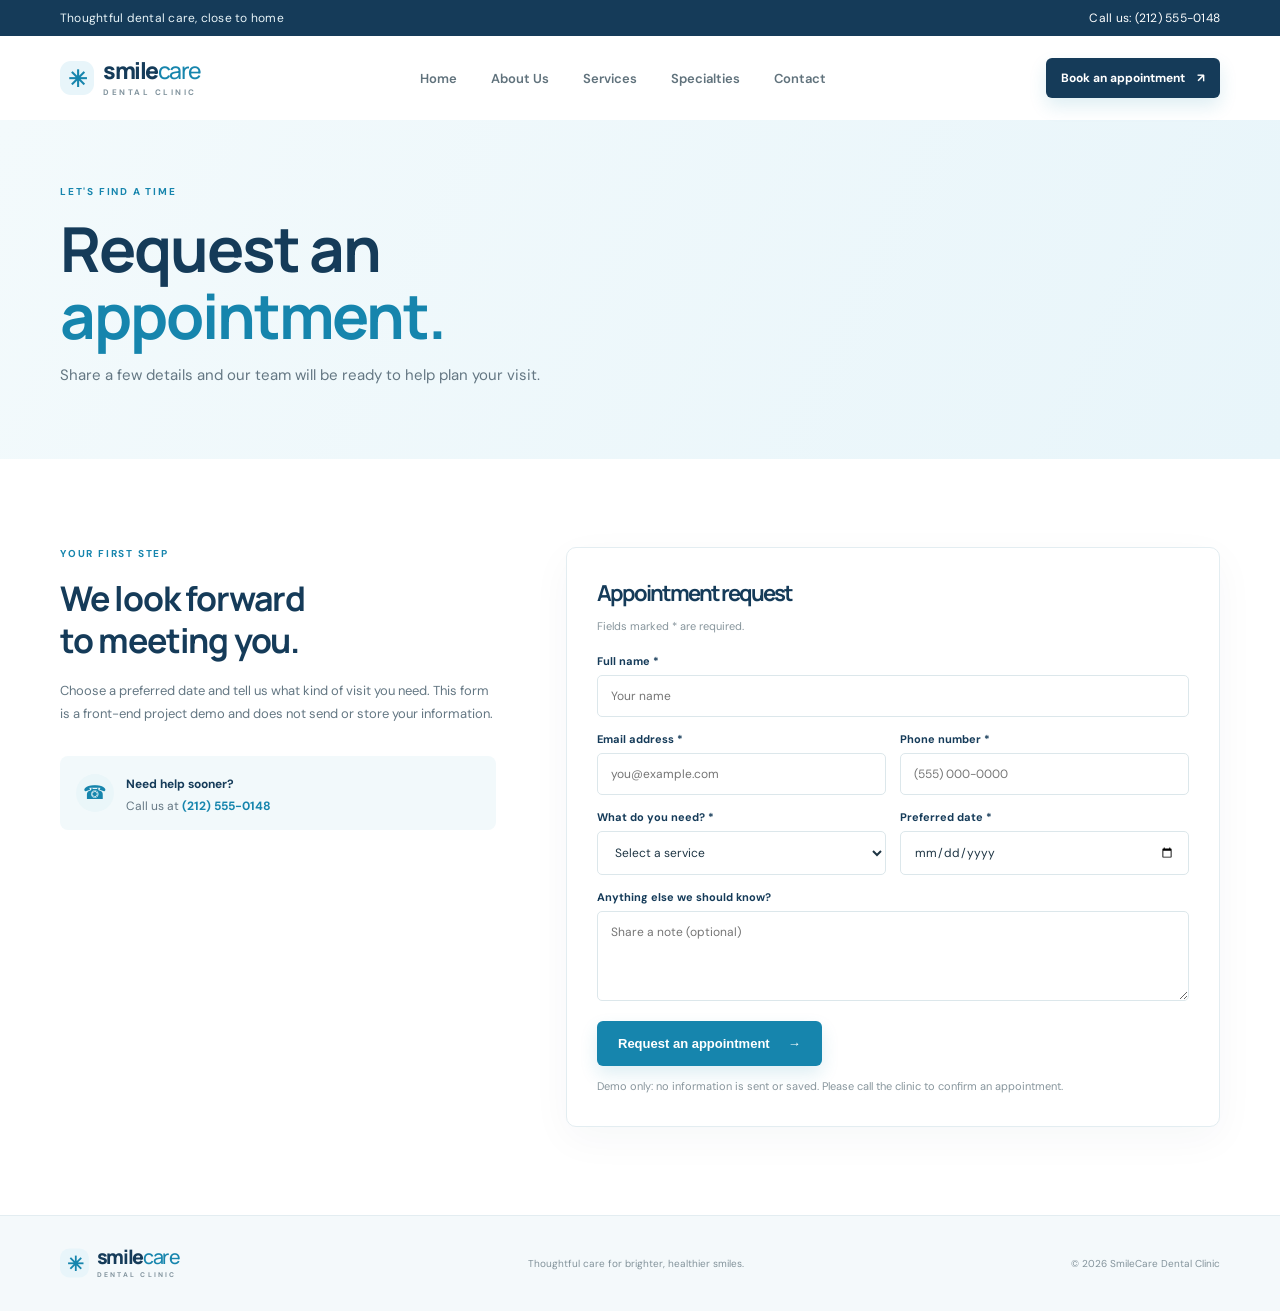
<file: appointment.html>
﻿<!doctype html>
<html lang="en"><head><meta charset="utf-8"><meta name="viewport" content="width=device-width, initial-scale=1"><meta name="description" content="Request an appointment with the SmileCare dental team."><title>Appointment | SmileCare</title><link rel="preconnect" href="https://fonts.googleapis.com"><link rel="preconnect" href="https://fonts.gstatic.com" crossorigin><link href="https://fonts.googleapis.com/css2?family=DM+Sans:wght@400;500;600;700&family=Manrope:wght@500;600;700;800&display=swap" rel="stylesheet"><link rel="stylesheet" href="styles.css"></head>
<body><div class="topbar"><div class="container topbar-inner"><span>Thoughtful dental care, close to home</span><a href="tel:+12125550148">Call us: (212) 555-0148</a></div></div><header class="site-header"><div class="container nav-wrap"><a class="brand" href="index.html"><span class="brand-mark">✳</span><span>smile<span class="brand-light">care</span><small>DENTAL CLINIC</small></span></a><nav aria-label="Main navigation"><a href="index.html">Home</a><a href="about.html">About Us</a><a href="services.html">Services</a><a href="specialties.html">Specialties</a><a href="contact.html">Contact</a></nav><a class="button button-small active-button" href="appointment.html">Book an appointment <span>↗</span></a></div></header>
<main><section class="page-hero"><div class="container"><div class="eyebrow">LET'S FIND A TIME</div><h1>Request an<br><span>appointment.</span></h1><p>Share a few details and our team will be ready to help plan your visit.</p></div></section><section class="section-pad"><div class="container appointment-grid"><div><div class="eyebrow">YOUR FIRST STEP</div><h2>We look forward<br>to meeting you.</h2><p>Choose a preferred date and tell us what kind of visit you need. This form is a front-end project demo and does not send or store your information.</p><div class="contact-note"><span class="benefit-icon">☎</span><div><strong>Need help sooner?</strong><p>Call us at <a href="tel:+12125550148">(212) 555-0148</a></p></div></div></div><form class="appointment-form" id="appointment-form"><div class="form-heading"><h2>Appointment request</h2><p>Fields marked * are required.</p></div><label for="full-name">Full name *</label><input id="full-name" name="name" autocomplete="name" required placeholder="Your name"><div class="form-row"><div><label for="email">Email address *</label><input id="email" name="email" type="email" autocomplete="email" required placeholder="you@example.com"></div><div><label for="phone">Phone number *</label><input id="phone" name="phone" type="tel" autocomplete="tel" required placeholder="(555) 000-0000"></div></div><div class="form-row"><div><label for="service">What do you need? *</label><select id="service" name="service" required><option value="" disabled selected>Select a service</option><option>Checkup & cleaning</option><option>Tooth pain or emergency</option><option>Cosmetic consultation</option><option>Other</option></select></div><div><label for="date">Preferred date *</label><input id="date" name="date" type="date" required></div></div><label for="message">Anything else we should know?</label><textarea id="message" name="message" rows="4" placeholder="Share a note (optional)"></textarea><button class="button" type="submit">Request an appointment <span>→</span></button><p class="form-status" id="form-status" role="status" aria-live="polite"></p><p class="form-disclaimer">Demo only: no information is sent or saved. Please call the clinic to confirm an appointment.</p></form></div></section></main><footer><div class="container footer-inner"><a class="brand footer-brand" href="index.html"><span class="brand-mark">✳</span><span>smile<span class="brand-light">care</span><small>DENTAL CLINIC</small></span></a><p>Thoughtful care for brighter, healthier smiles.</p><span>© 2026 SmileCare Dental Clinic</span></div></footer><script src="script.js"></script></body></html>
</file>
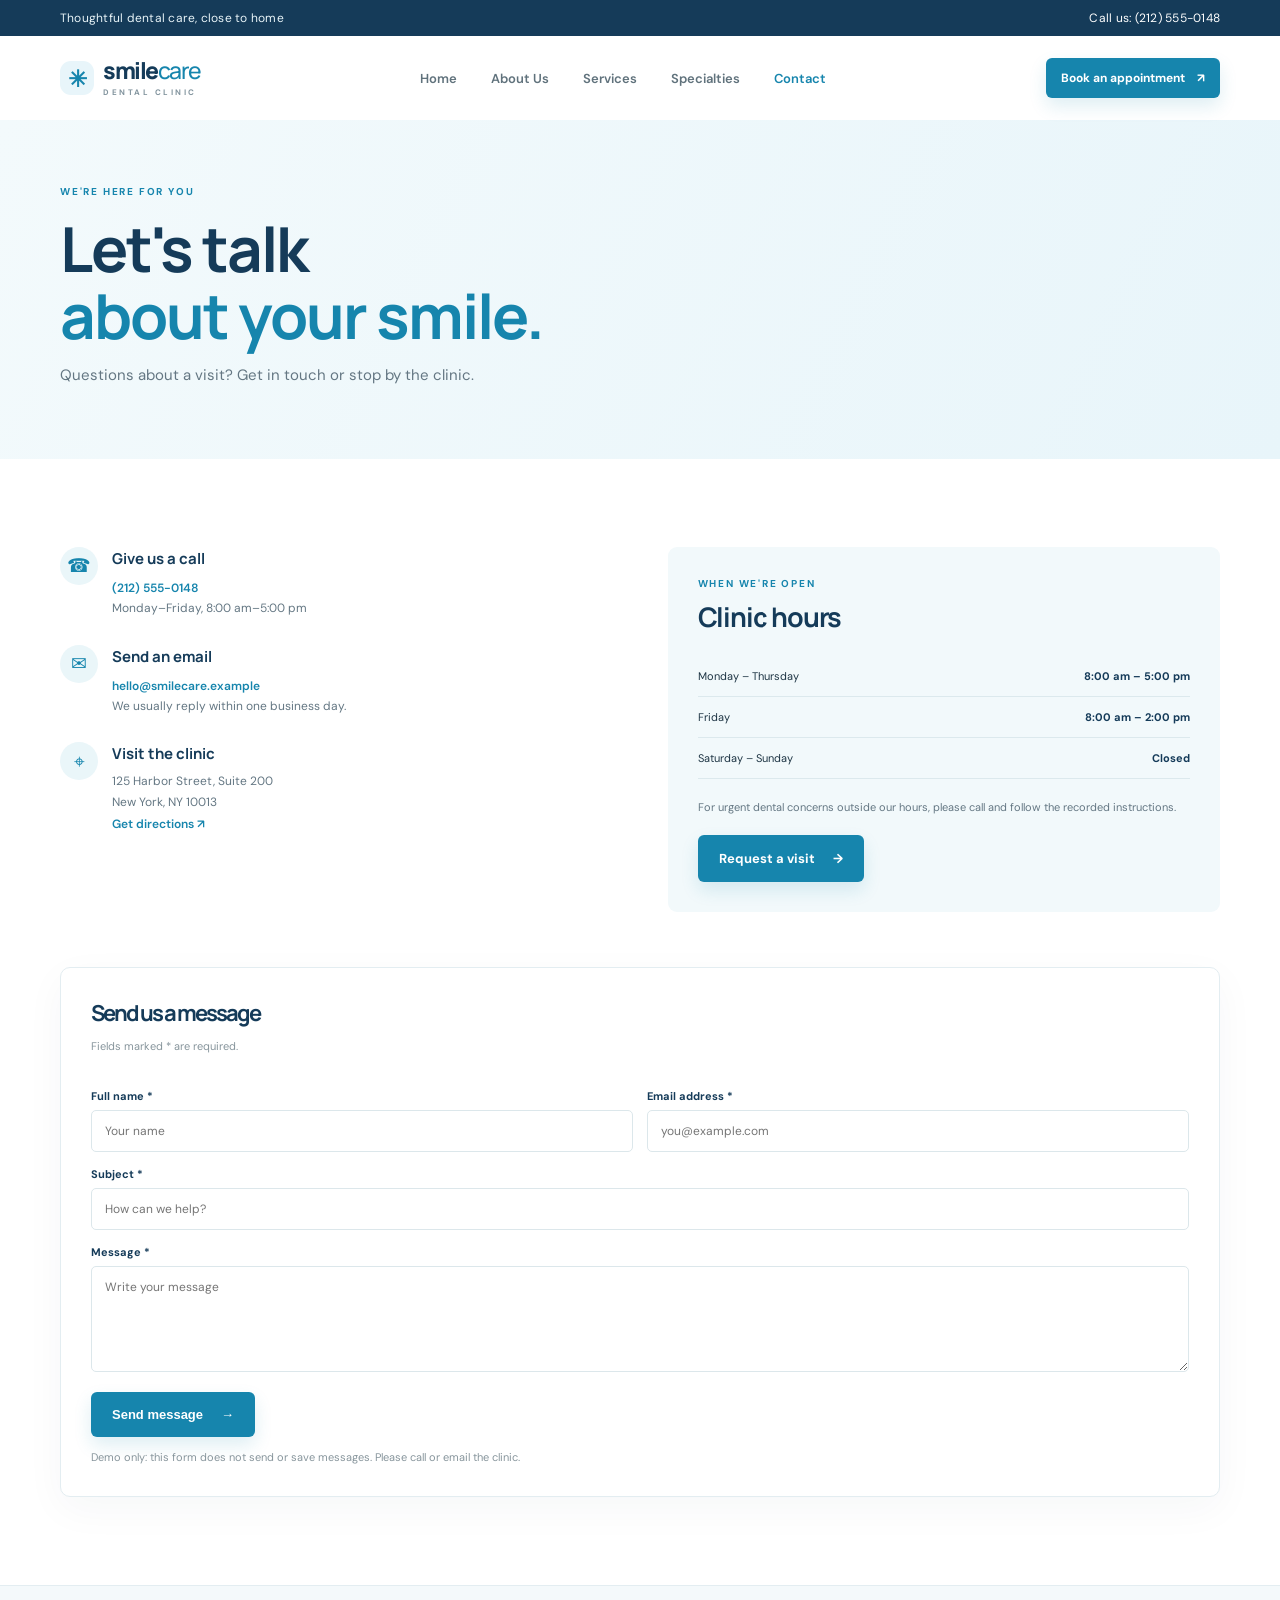
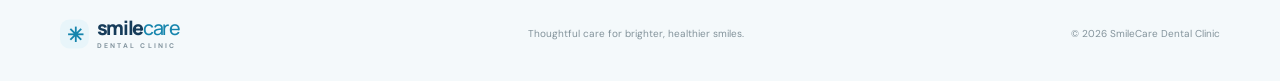
<file: contact.html>
<!doctype html>
<html lang="en"><head><meta charset="utf-8"><meta name="viewport" content="width=device-width, initial-scale=1"><meta name="description" content="Contact SmileCare Dental Clinic, find our hours, and plan your visit."><title>Contact | SmileCare</title><link rel="preconnect" href="https://fonts.googleapis.com"><link rel="preconnect" href="https://fonts.gstatic.com" crossorigin><link href="https://fonts.googleapis.com/css2?family=DM+Sans:wght@400;500;600;700&family=Manrope:wght@500;600;700;800&display=swap" rel="stylesheet"><link rel="stylesheet" href="styles.css"></head>
<body><div class="topbar"><div class="container topbar-inner"><span>Thoughtful dental care, close to home</span><a href="tel:+12125550148">Call us: (212) 555-0148</a></div></div><header class="site-header"><div class="container nav-wrap"><a class="brand" href="index.html"><span class="brand-mark">✳</span><span>smile<span class="brand-light">care</span><small>DENTAL CLINIC</small></span></a><nav aria-label="Main navigation"><a href="index.html">Home</a><a href="about.html">About Us</a><a href="services.html">Services</a><a href="specialties.html">Specialties</a><a class="active" href="contact.html">Contact</a></nav><a class="button button-small" href="appointment.html">Book an appointment <span>↗</span></a></div></header>
<main><section class="page-hero"><div class="container"><div class="eyebrow">WE'RE HERE FOR YOU</div><h1>Let's talk<br><span>about your smile.</span></h1><p>Questions about a visit? Get in touch or stop by the clinic.</p></div></section><section class="section-pad"><div class="container contact-grid"><div class="contact-details"><article class="contact-item"><span class="benefit-icon">☎</span><div><h2>Give us a call</h2><a href="tel:+12125550148">(212) 555-0148</a><p>Monday–Friday, 8:00 am–5:00 pm</p></div></article><article class="contact-item"><span class="benefit-icon">✉</span><div><h2>Send an email</h2><a href="mailto:hello@smilecare.example">hello@smilecare.example</a><p>We usually reply within one business day.</p></div></article><article class="contact-item"><span class="benefit-icon">⌖</span><div><h2>Visit the clinic</h2><p>125 Harbor Street, Suite 200<br>New York, NY 10013</p><a href="https://maps.google.com/?q=125+Harbor+Street+New+York+NY+10013" target="_blank" rel="noopener">Get directions ↗</a></div></article></div><div class="hours-card"><div class="eyebrow">WHEN WE'RE OPEN</div><h2>Clinic hours</h2><div><span>Monday – Thursday</span><strong>8:00 am – 5:00 pm</strong></div><div><span>Friday</span><strong>8:00 am – 2:00 pm</strong></div><div><span>Saturday – Sunday</span><strong>Closed</strong></div><p>For urgent dental concerns outside our hours, please call and follow the recorded instructions.</p><a class="button" href="appointment.html">Request a visit <span>→</span></a></div><form class="appointment-form contact-form" id="contact-form"><div class="form-heading"><h2>Send us a message</h2><p>Fields marked * are required.</p></div><div class="form-row"><div><label for="contact-name">Full name *</label><input id="contact-name" name="name" autocomplete="name" required placeholder="Your name"></div><div><label for="contact-email">Email address *</label><input id="contact-email" name="email" type="email" autocomplete="email" required placeholder="you@example.com"></div></div><label for="contact-subject">Subject *</label><input id="contact-subject" name="subject" required placeholder="How can we help?"><label for="contact-message">Message *</label><textarea id="contact-message" name="message" rows="5" required placeholder="Write your message"></textarea><button class="button" type="submit">Send message <span>→</span></button><p class="form-status" id="contact-form-status" role="status" aria-live="polite"></p><p class="form-disclaimer">Demo only: this form does not send or save messages. Please call or email the clinic.</p></form></div></section></main><footer><div class="container footer-inner"><a class="brand footer-brand" href="index.html"><span class="brand-mark">✳</span><span>smile<span class="brand-light">care</span><small>DENTAL CLINIC</small></span></a><p>Thoughtful care for brighter, healthier smiles.</p><span>© 2026 SmileCare Dental Clinic</span></div></footer><script src="script.js"></script></body></html>
</file>
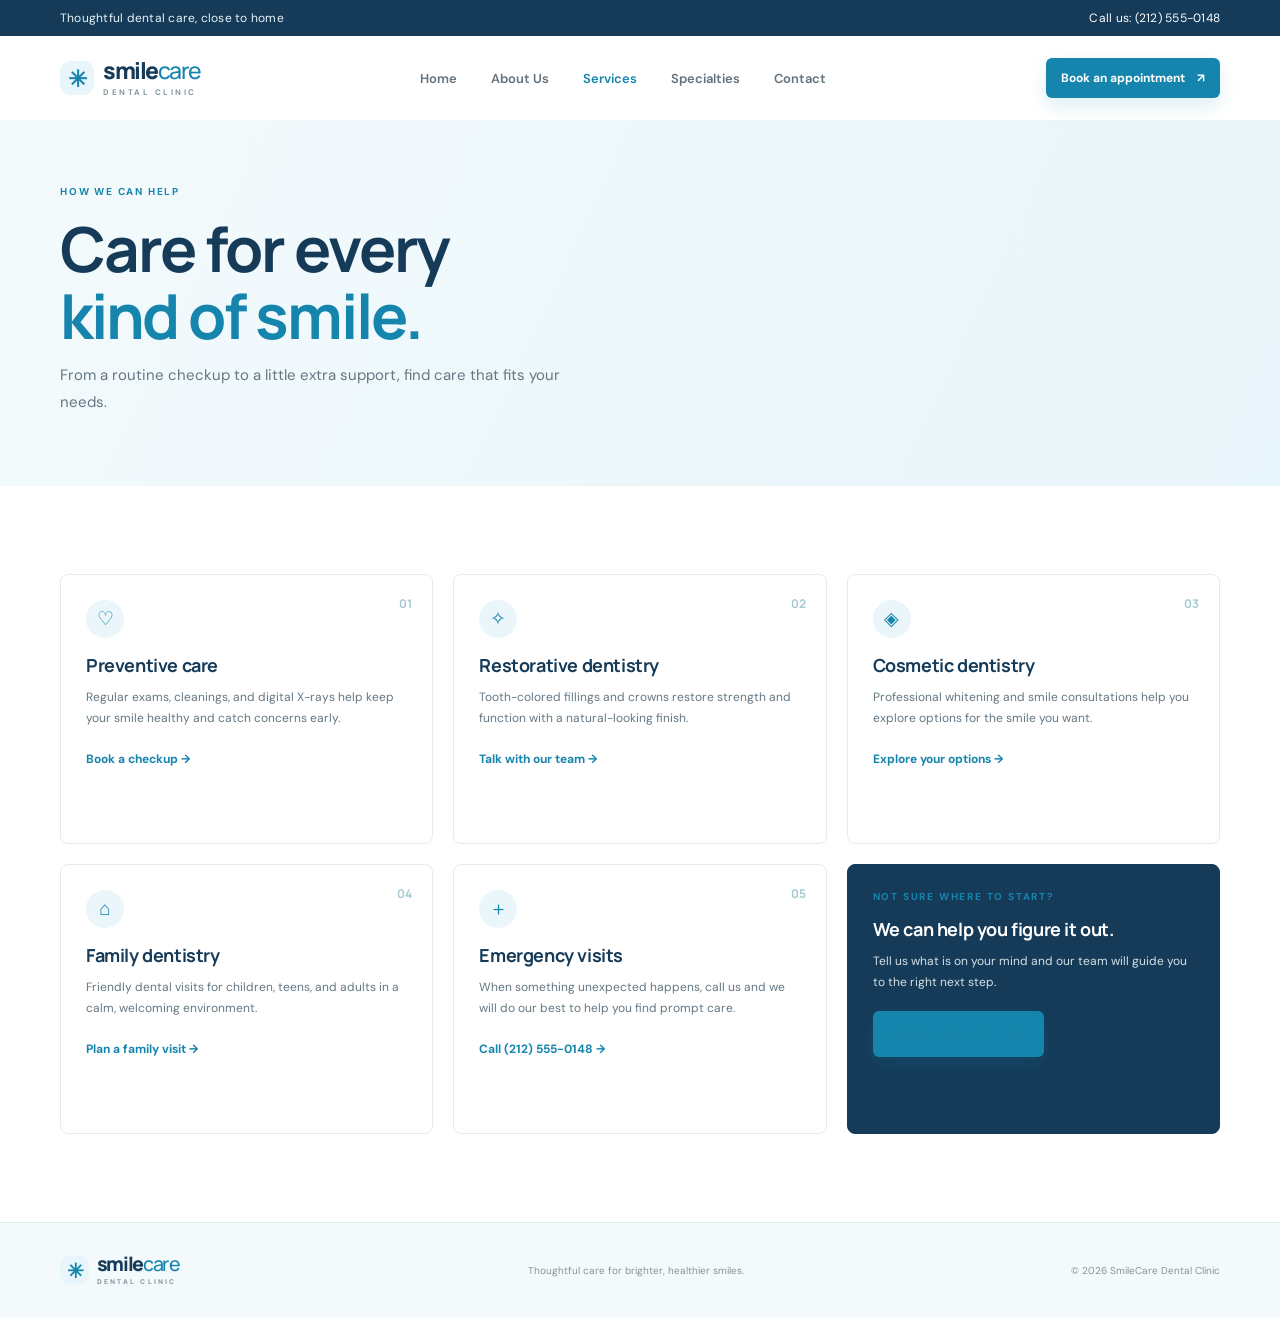
<file: services.html>
﻿<!doctype html>
<html lang="en"><head><meta charset="utf-8"><meta name="viewport" content="width=device-width, initial-scale=1"><meta name="description" content="Explore preventive, restorative, and cosmetic dental services at SmileCare."><title>Services | SmileCare</title><link rel="preconnect" href="https://fonts.googleapis.com"><link rel="preconnect" href="https://fonts.gstatic.com" crossorigin><link href="https://fonts.googleapis.com/css2?family=DM+Sans:wght@400;500;600;700&family=Manrope:wght@500;600;700;800&display=swap" rel="stylesheet"><link rel="stylesheet" href="styles.css"></head>
<body><div class="topbar"><div class="container topbar-inner"><span>Thoughtful dental care, close to home</span><a href="tel:+12125550148">Call us: (212) 555-0148</a></div></div><header class="site-header"><div class="container nav-wrap"><a class="brand" href="index.html"><span class="brand-mark">✳</span><span>smile<span class="brand-light">care</span><small>DENTAL CLINIC</small></span></a><nav aria-label="Main navigation"><a href="index.html">Home</a><a href="about.html">About Us</a><a class="active" href="services.html">Services</a><a href="specialties.html">Specialties</a><a href="contact.html">Contact</a></nav><a class="button button-small" href="appointment.html">Book an appointment <span>↗</span></a></div></header>
<main><section class="page-hero"><div class="container"><div class="eyebrow">HOW WE CAN HELP</div><h1>Care for every<br><span>kind of smile.</span></h1><p>From a routine checkup to a little extra support, find care that fits your needs.</p></div></section><section class="section-pad"><div class="container service-grid"><article class="service-card"><span>01</span><div class="benefit-icon">♡</div><h2>Preventive care</h2><p>Regular exams, cleanings, and digital X-rays help keep your smile healthy and catch concerns early.</p><a href="appointment.html">Book a checkup →</a></article><article class="service-card"><span>02</span><div class="benefit-icon">✧</div><h2>Restorative dentistry</h2><p>Tooth-colored fillings and crowns restore strength and function with a natural-looking finish.</p><a href="appointment.html">Talk with our team →</a></article><article class="service-card"><span>03</span><div class="benefit-icon">◈</div><h2>Cosmetic dentistry</h2><p>Professional whitening and smile consultations help you explore options for the smile you want.</p><a href="appointment.html">Explore your options →</a></article><article class="service-card"><span>04</span><div class="benefit-icon">⌂</div><h2>Family dentistry</h2><p>Friendly dental visits for children, teens, and adults in a calm, welcoming environment.</p><a href="appointment.html">Plan a family visit →</a></article><article class="service-card"><span>05</span><div class="benefit-icon">＋</div><h2>Emergency visits</h2><p>When something unexpected happens, call us and we will do our best to help you find prompt care.</p><a href="tel:+12125550148">Call (212) 555-0148 →</a></article><article class="service-card service-cta"><div class="eyebrow">NOT SURE WHERE TO START?</div><h2>We can help you figure it out.</h2><p>Tell us what is on your mind and our team will guide you to the right next step.</p><a class="button" href="contact.html">Contact our team <span>→</span></a></article></div></section></main><footer><div class="container footer-inner"><a class="brand footer-brand" href="index.html"><span class="brand-mark">✳</span><span>smile<span class="brand-light">care</span><small>DENTAL CLINIC</small></span></a><p>Thoughtful care for brighter, healthier smiles.</p><span>© 2026 SmileCare Dental Clinic</span></div></footer></body></html>
</file>
<file: styles.css>
:root{--navy:#153b59;--blue:#1685ad;--sky:#e8f5fa;--ink:#1e3544;--muted:#647783;--line:#e3edf1;--white:#fff;--font-body:'DM Sans',sans-serif;--font-display:'Manrope',sans-serif}*{box-sizing:border-box}html{scroll-behavior:smooth}body{margin:0;color:var(--ink);font-family:var(--font-body);-webkit-font-smoothing:antialiased}a{color:inherit;text-decoration:none}.container{width:min(1160px,calc(100% - 56px));margin-inline:auto}.topbar{background:var(--navy);color:#e8f4f8;font-size:12px;letter-spacing:.02em}.topbar-inner{height:36px;display:flex;align-items:center;justify-content:space-between}.topbar a{color:#fff}.site-header{background:#fff;position:relative;z-index:2}.nav-wrap{height:84px;display:flex;align-items:center;justify-content:space-between}.brand{display:flex;align-items:center;gap:9px;font:800 23px var(--font-display);letter-spacing:-1.5px;color:var(--navy);line-height:1}.brand-mark{display:grid;place-items:center;width:34px;height:34px;border-radius:11px;background:var(--sky);color:var(--blue);font-size:23px}.brand-light{font-weight:500;color:var(--blue)}.brand small{display:block;margin-top:5px;font:700 8px var(--font-body);letter-spacing:2.5px;color:#82949e}.nav-wrap nav{display:flex;gap:34px;align-items:center}.nav-wrap nav a{font-size:13px;font-weight:600;color:#60727c;transition:color .2s}.nav-wrap nav a:hover,.nav-wrap nav a.active{color:var(--blue)}.button{display:inline-flex;align-items:center;justify-content:center;gap:18px;padding:15px 21px;border-radius:6px;background:var(--blue);color:#fff;font-size:13px;font-weight:700;box-shadow:0 8px 18px #1685ad24;transition:transform .2s,background .2s}.button:hover{transform:translateY(-2px);background:#0e7398}.button-small{padding:12px 15px;font-size:12px;gap:12px}.hero{overflow:hidden;background:linear-gradient(115deg,#f6fbfd 0%,#f2f9fb 56%,#eaf6fa 56%,#eaf6fa 100%)}.hero-grid{min-height:516px;display:grid;grid-template-columns:1fr 1fr;align-items:center;gap:52px;padding-block:42px 54px}.hero-copy{padding:13px 0 8px}.eyebrow{display:flex;align-items:center;gap:9px;color:var(--blue);font-size:10px;letter-spacing:1.8px;font-weight:700}.eyebrow-dot{width:7px;height:7px;background:#55b4ce;border-radius:50%;box-shadow:0 0 0 4px #dceff4}h1,h2{font-family:var(--font-display);color:var(--navy);letter-spacing:-2px}h1{font-size:clamp(48px,5.3vw,68px);line-height:1.08;margin:22px 0 17px;font-weight:700}h1 span,.intro h2 span{color:var(--blue)}.hero-copy>p,.intro-copy>p{max-width:435px;font-size:15px;line-height:1.85;color:var(--muted);margin:0}.hero-actions{display:flex;align-items:center;gap:26px;margin-top:28px}.text-link{font-size:13px;font-weight:700;color:var(--navy);display:inline-flex;align-items:center;gap:10px}.text-link span{color:var(--blue);font-size:17px}.trust-row{display:flex;align-items:center;gap:13px;margin-top:39px}.avatar-stack{display:flex;padding-left:4px}.avatar-stack span{display:grid;place-items:center;width:29px;height:29px;margin-left:-5px;border:2px solid #f4fafc;border-radius:50%;background:#b9dbe4;color:#1c6075;font-size:10px;font-weight:700}.avatar-stack span:nth-child(2){background:#f0d3c1;color:#8b5d46}.avatar-stack span:nth-child(3){background:#d8d7ee;color:#62608b}.avatar-stack span:nth-child(4){background:var(--blue);color:#fff}.trust-row strong,.trust-row small{display:block}.trust-row strong{font-size:11px;color:var(--navy)}.trust-row small{font-size:10px;color:#7b8b94;margin-top:3px}.hero-visual{height:417px;position:relative;margin-right:5px}.hero-visual>img{width:100%;height:100%;object-fit:cover;border-radius:48% 48% 8px 8px;position:relative;z-index:0}.image-wash{position:absolute;inset:0;background:linear-gradient(0deg,#0c30421c,transparent 60%);border-radius:48% 48% 8px 8px;z-index:1;pointer-events:none}.floating-card{position:absolute;z-index:2;bottom:28px;left:-35px;background:white;border-radius:9px;padding:15px 17px;display:flex;align-items:center;gap:12px;box-shadow:0 12px 40px #14374c20;min-width:240px}.card-icon{width:35px;height:35px;border-radius:8px;display:grid;place-items:center;background:#e9f6f9;color:var(--blue);font-size:19px}.floating-card strong,.floating-card small{display:block}.floating-card strong{font-size:12px;color:var(--navy)}.floating-card small{font-size:10px;color:#83939b;margin-top:4px}.card-arrow{margin-left:auto;color:var(--blue)}.decor{position:absolute;z-index:2}.decor-one{right:-20px;top:61px;color:#58b5cb;font-size:36px}.decor-two{right:13px;bottom:-12px;width:65px;height:65px;border:1px solid #69b9cd;border-radius:50%}.benefits{border-bottom:1px solid var(--line)}.benefit-grid{min-height:112px;display:grid;grid-template-columns:repeat(3,1fr) 1.1fr;align-items:center}.benefit{display:flex;align-items:center;gap:13px;border-right:1px solid var(--line);min-height:42px;padding-left:8px}.benefit-icon{display:grid;place-items:center;color:var(--blue);background:#eaf6f9;width:38px;height:38px;border-radius:50%;font-size:19px}.benefit h2{font:700 12px var(--font-body);letter-spacing:0;margin:0 0 5px}.benefit p{font-size:10px;color:#81919a;margin:0}.benefit-link{justify-self:end;color:var(--blue);font-size:12px;font-weight:700}.benefit-link span{margin-left:10px}.section-pad{padding:88px 0}.intro-grid{display:grid;grid-template-columns:1fr 1fr;gap:90px;align-items:center}.intro-image{height:340px;position:relative}.intro-image img{width:100%;height:100%;object-fit:cover;border-radius:8px}.image-label{position:absolute;left:18px;bottom:18px;background:#fff;padding:11px 15px;border-radius:5px;color:var(--navy);font-size:11px;font-weight:700}.intro-copy h2{font-size:43px;line-height:1.2;margin:18px 0}.intro-copy .text-link{margin-top:23px}footer{background:#f4f9fb;border-top:1px solid var(--line)}.footer-inner{min-height:95px;display:flex;align-items:center;justify-content:space-between}.footer-brand{transform:scale(.85);transform-origin:left center}.footer-inner p,.footer-inner>span{font-size:10px;color:#83939b}
@media(max-width:850px){.container{width:min(100% - 40px,700px)}.nav-wrap nav{gap:17px}.nav-wrap nav a{font-size:12px}.hero-grid{gap:28px;min-height:480px}.hero-visual{height:360px}.benefit-grid{grid-template-columns:repeat(2,1fr);gap:20px;padding-block:22px}.benefit{border:0}.benefit-link{justify-self:start;padding-left:8px}.intro-grid{gap:42px}.section-pad{padding:70px 0}}
@media(max-width:620px){.container{width:calc(100% - 36px)}.topbar-inner{height:34px;font-size:10px}.nav-wrap{height:auto;min-height:72px;flex-wrap:wrap;padding-block:15px;row-gap:15px}.brand{font-size:21px}.nav-wrap nav{order:3;width:100%;overflow:auto;justify-content:space-between;gap:20px;padding:2px 0 5px}.nav-wrap nav a{white-space:nowrap}.nav-wrap>.button{font-size:10px;padding:11px 12px}.hero{background:linear-gradient(155deg,#f6fbfd 0%,#f2f9fb 57%,#eaf6fa 57%)}.hero-grid{grid-template-columns:1fr;gap:33px;padding-block:45px 50px}.hero-copy{padding:0}.hero-copy .eyebrow{font-size:9px}.hero-copy h1{font-size:51px;margin:19px 0 14px}.hero-copy>p{font-size:14px;max-width:380px}.hero-actions{gap:18px;flex-wrap:wrap;margin-top:23px}.button{padding:14px 16px;font-size:12px}.text-link{font-size:12px}.trust-row{margin-top:27px}.hero-visual{height:330px;margin:0 9px 0 17px}.floating-card{left:-17px;bottom:18px;min-width:220px;padding:12px}.decor-one{right:-13px}.benefit-grid{grid-template-columns:1fr 1fr;column-gap:12px;row-gap:21px;padding-block:24px}.benefit{gap:9px;padding-left:0}.benefit-icon{width:33px;height:33px;flex:none}.benefit h2{font-size:10px}.benefit p{font-size:9px}.benefit-link{font-size:10px;padding-left:0}.section-pad{padding:58px 0}.intro-grid{grid-template-columns:1fr;gap:31px}.intro-image{height:260px}.intro-copy h2{font-size:36px;margin:14px 0}.intro-copy>p{font-size:13px}.footer-inner{padding-block:21px;min-height:0;display:grid;grid-template-columns:1fr auto;row-gap:9px}.footer-inner p{grid-column:1/-1;grid-row:2;margin:0}.footer-inner>span{font-size:9px;text-align:right}.footer-brand{transform:scale(.78)}}
.page-hero{background:linear-gradient(115deg,#f3fafc,#e8f5fa);padding:65px 0 70px}.page-hero h1{font-size:clamp(45px,5vw,62px);margin:18px 0 12px}.page-hero h1 span{color:var(--blue)}.page-hero p{max-width:500px;margin:0;color:var(--muted);font-size:15px;line-height:1.8}.team-section{background:#f5fafb}.team-section h2{font-size:34px;margin:15px 0 32px}.team-grid{display:grid;grid-template-columns:repeat(3,1fr);gap:24px}.team-card{background:#fff;border-radius:8px;overflow:hidden;padding-bottom:20px}.team-card img{width:100%;height:245px;object-fit:cover}.team-card h3,.team-card p{margin-inline:18px}.team-card h3{font:700 16px var(--font-display);color:var(--navy);margin-bottom:5px}.team-card p{font-size:12px;color:var(--muted);margin-top:0}.service-grid{display:grid;grid-template-columns:repeat(3,1fr);gap:20px}.service-card{border:1px solid var(--line);border-radius:8px;padding:25px;background:#fff;min-height:270px;position:relative}.service-card>span:first-child{position:absolute;right:20px;top:20px;font:700 12px var(--font-display);color:#a5c9d3}.service-card .benefit-icon{margin-bottom:15px}.service-card h2{font:700 18px var(--font-display);letter-spacing:-.4px;margin:0 0 10px}.service-card p{font-size:12px;line-height:1.75;color:var(--muted);margin:0 0 18px}.service-card>a{font-size:12px;font-weight:700;color:var(--blue)}.service-cta{background:var(--navy);border-color:var(--navy);color:#fff}.service-cta h2{color:#fff;margin-top:14px}.service-cta p{color:#d5e1e7}.appointment-grid{display:grid;grid-template-columns:.8fr 1.2fr;gap:70px;align-items:start}.appointment-grid>div:first-child h2,.hours-card h2{font:700 34px/1.25 var(--font-display);letter-spacing:-1.2px;color:var(--navy);margin:17px 0}.appointment-grid>div:first-child>p{font-size:13px;color:var(--muted);line-height:1.8}.contact-note{display:flex;gap:12px;align-items:center;margin-top:30px;padding:16px;background:#f2f9fb;border-radius:8px}.contact-note strong{font-size:12px;color:var(--navy)}.contact-note p{font-size:12px;margin:5px 0 0;color:var(--muted)}.contact-note a{color:var(--blue);font-weight:700}.appointment-form{background:#fff;border:1px solid var(--line);border-radius:10px;padding:30px;box-shadow:0 12px 40px #153b590a}.form-heading h2{font:700 22px var(--font-display);color:var(--navy);margin:0 0 5px}.form-heading p,.form-disclaimer{font-size:11px;color:#87959c}.form-heading{margin-bottom:21px}.appointment-form label{display:block;font-size:11px;font-weight:700;color:var(--navy);margin:15px 0 7px}.appointment-form input,.appointment-form select,.appointment-form textarea{display:block;width:100%;border:1px solid #dce7eb;border-radius:5px;padding:12px 13px;background:#fff;color:var(--ink);font:12px var(--font-body);outline:none}.appointment-form input:focus,.appointment-form select:focus,.appointment-form textarea:focus{border-color:var(--blue);box-shadow:0 0 0 3px #1685ad19}.appointment-form textarea{resize:vertical}.form-row{display:grid;grid-template-columns:1fr 1fr;gap:14px}.appointment-form button{border:0;margin-top:20px;cursor:pointer}.form-status{font-size:12px;font-weight:600;color:#167449}.form-disclaimer{line-height:1.6;margin-bottom:0}.contact-grid{display:grid;grid-template-columns:1fr 1fr;gap:55px;align-items:start}.contact-details{display:grid;gap:26px}.contact-item{display:flex;gap:14px;align-items:flex-start}.contact-item .benefit-icon{flex:none}.contact-item h2{font:700 15px var(--font-display);letter-spacing:0;margin:1px 0 7px}.contact-item p,.contact-item a{font-size:12px;line-height:1.7;color:var(--muted);margin:0}.contact-item a{color:var(--blue);font-weight:600}.contact-item p a{color:var(--blue)}.hours-card{padding:30px;background:#f2f9fb;border-radius:9px}.hours-card h2{font-size:27px;margin:10px 0 22px}.hours-card>div:not(.eyebrow){display:flex;justify-content:space-between;gap:12px;border-bottom:1px solid #dce9ed;padding:13px 0;font-size:11px}.hours-card>div strong{color:var(--navy)}.hours-card>p{font-size:11px;line-height:1.65;color:var(--muted);margin:19px 0}.active-button{background:var(--navy)}
@media(max-width:850px){.appointment-grid{gap:30px}.contact-grid{gap:30px}.service-grid{grid-template-columns:repeat(2,1fr)}}
@media(max-width:620px){.page-hero{padding:48px 0}.page-hero h1{font-size:45px}.page-hero p{font-size:13px}.team-section h2{font-size:29px}.team-grid{grid-template-columns:1fr;gap:17px}.team-card img{height:280px}.service-grid{grid-template-columns:1fr}.service-card{min-height:0}.appointment-grid,.contact-grid{grid-template-columns:1fr;gap:33px}.appointment-grid>div:first-child h2{font-size:30px}.appointment-form{padding:22px 18px}.form-row{grid-template-columns:1fr;gap:0}.hours-card{padding:24px 20px}}
.specialty-grid{display:grid;grid-template-columns:repeat(2,1fr);gap:22px}.specialty-card{position:relative;min-height:280px;padding:28px;border:1px solid var(--line);border-radius:9px;background:#fff;transition:transform .2s,box-shadow .2s}.specialty-card:hover{transform:translateY(-3px);box-shadow:0 14px 32px #153b5912}.specialty-number{position:absolute;right:25px;top:24px;color:#9abfc9;font:700 12px var(--font-display)}.specialty-symbol{display:grid;place-items:center;width:48px;height:48px;margin-bottom:20px;border-radius:15px;background:var(--sky);color:var(--blue);font-size:24px}.specialty-card .eyebrow{font-size:9px}.specialty-card h2{font:700 23px var(--font-display);letter-spacing:-.7px;margin:8px 0 10px}.specialty-card p{max-width:440px;color:var(--muted);font-size:13px;line-height:1.75;margin:0 0 18px}.specialty-card>a{display:inline-flex;align-items:center;gap:9px;color:var(--blue);font-size:12px;font-weight:700}.specialty-card>a span{font-size:17px}.specialty-note{background:#f3f9fb;border-top:1px solid var(--line);padding:42px 0}.specialty-note-inner{display:flex;align-items:center;justify-content:space-between;gap:24px}.specialty-note h2{font:700 23px var(--font-display);letter-spacing:-.6px;margin:10px 0 6px}.specialty-note p{color:var(--muted);font-size:12px;margin:0}
@media(max-width:620px){.specialty-grid{grid-template-columns:1fr;gap:14px}.specialty-card{min-height:0;padding:23px}.specialty-note-inner{align-items:flex-start;flex-direction:column}.specialty-note{padding:32px 0}.specialty-note h2{font-size:21px}}
.contact-form{grid-column:1/-1}
.specialty-image-button{position:relative;display:block;width:calc(100% + 56px);aspect-ratio:16/9;margin:-28px -28px 21px;padding:0;border:0;border-radius:8px 8px 0 0;background:#eaf6f9;overflow:hidden;cursor:zoom-in}.specialty-image-button img{display:block;width:100%;height:100%;object-fit:cover;transition:transform .35s}.specialty-image-button:hover img{transform:scale(1.04)}.specialty-image-button>span{position:absolute;right:11px;bottom:10px;padding:6px 9px;border-radius:4px;background:#153b59d9;color:#fff;font-size:10px;font-weight:600}.specialty-card{overflow:hidden}.image-dialog{width:min(760px,calc(100% - 32px));max-width:none;padding:0;border:0;border-radius:12px;background:#fff;box-shadow:0 25px 90px #06182755}.image-dialog::backdrop{background:#0d2538bf;backdrop-filter:blur(3px)}.image-dialog-panel{position:relative}.image-dialog-panel>img{display:block;width:100%;max-height:68vh;object-fit:contain;background:#eef5f7}.image-dialog-close{position:absolute;z-index:1;top:12px;right:12px;width:38px;height:38px;border:0;border-radius:50%;background:#fff;color:var(--navy);font-size:25px;line-height:1;cursor:pointer;box-shadow:0 3px 12px #0002}.image-dialog-copy{padding:20px 24px 23px}.image-dialog-copy h2{font:700 22px var(--font-display);margin:0 0 7px}.image-dialog-copy p{color:var(--muted);font-size:13px;line-height:1.65;margin:0}@media(max-width:620px){.specialty-image-button{width:calc(100% + 46px);margin:-23px -23px 19px}.image-dialog-copy{padding:17px}.image-dialog-copy h2{font-size:20px}}
</file>
